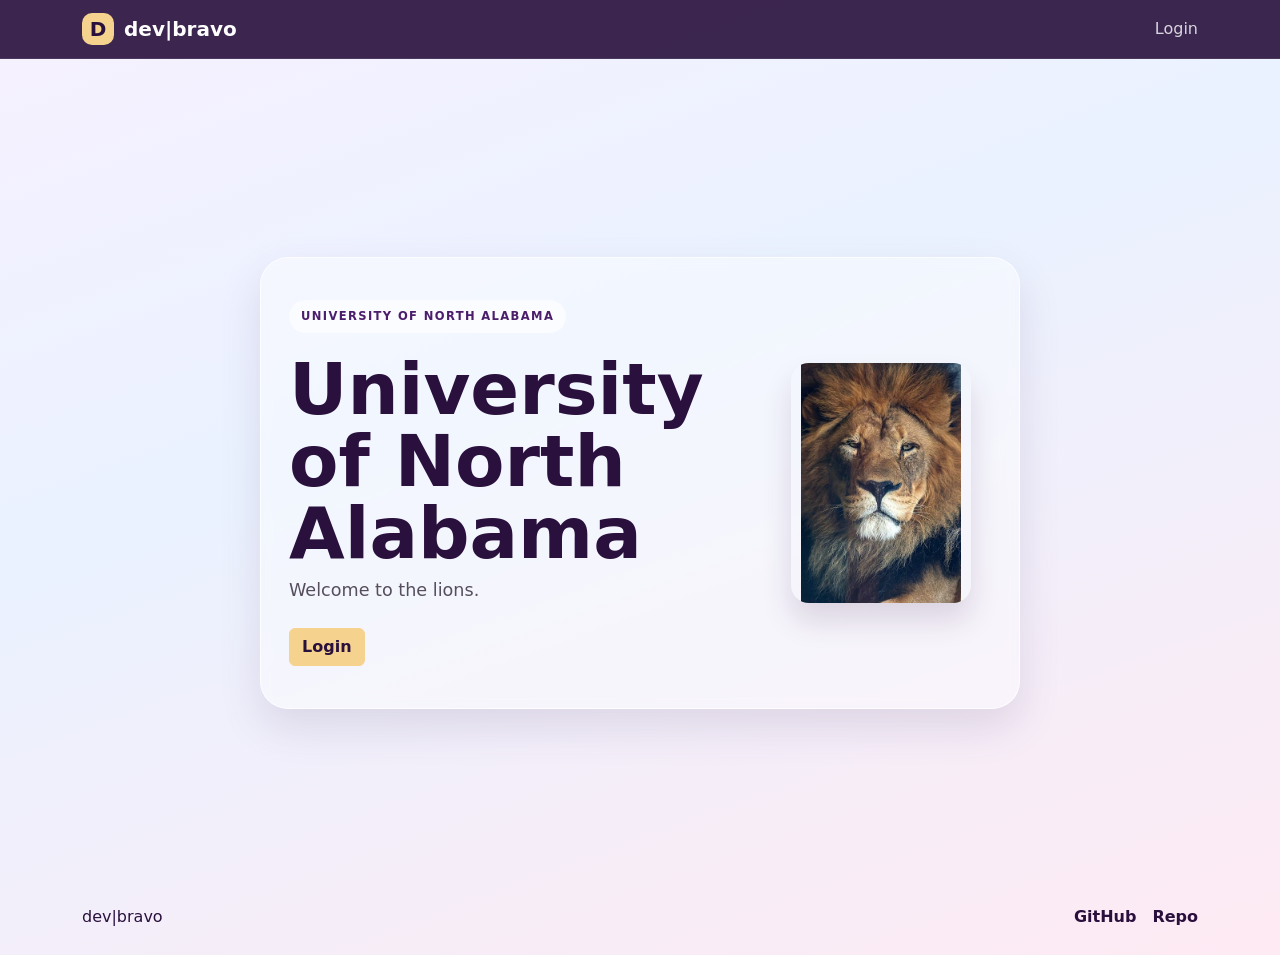
<file: index.html>
<!doctype html>
<html lang="en">
<head>
  <meta charset="utf-8">
  <meta name="viewport" content="width=device-width, initial-scale=1">
  <title>DOM Time</title>
  <link rel="stylesheet" href="https://cdn.jsdelivr.net/npm/bootstrap@5.3.8/dist/css/bootstrap.min.css">
  <link rel="stylesheet" href="https://cdn.jsdelivr.net/npm/bootstrap-icons@1.13.1/font/bootstrap-icons.min.css">
  <link rel="stylesheet" href="assets/css/styles.css">
  <script src="https://code.jquery.com/jquery-3.7.1.min.js" defer></script>
  <script src="https://cdn.jsdelivr.net/npm/bootstrap@5.3.8/dist/js/bootstrap.bundle.min.js" defer></script>
</head>
<body class="chill-home">
  <nav class="navbar navbar-expand-lg navbar-dark site-nav">
    <div class="container">
      <a class="navbar-brand fw-bold" href="index.html"><span class="brand-mark">D</span> dev|bravo</a>
      <div class="d-flex gap-3 align-items-center">
        <a class="nav-link" href="pages/login.html">Login</a>
      </div>
    </div>
  </nav>

  <main class="simple-hero">
    <div class="welcome-card">
      <div class="welcome-copy">
        <span class="hero-badge">University of North Alabama</span>
        <h1>University of North Alabama</h1>
        <p>Welcome to the lions.</p>
        <div class="d-flex gap-3 justify-content-center justify-content-md-start">
          <a class="btn btn-gold" href="pages/login.html">Login</a>
        </div>
      </div>

      <div class="lion-wrap">
        <img src="pages/img/WH-7-2025-Lion_Abuto_CaitlinG_7.24.25-7A-400x600.jpg" alt="University of North Alabama lion" />
      </div>
    </div>
  </main>

  <footer class="site-footer">
    <div class="container d-flex flex-column flex-md-row justify-content-between align-items-center gap-2">
      <div>dev|bravo</div>
      <div class="footer-links">
        <a href="https://github.com/jacobej15/Dev-Bravo" target="_blank" rel="noopener noreferrer">GitHub</a>
        <a href="https://jacobej15.github.io/Dev-Bravo/" target="_blank" rel="noopener noreferrer">Repo</a>
      </div>
    </div>
  </footer>
</body>
</html>
</file>
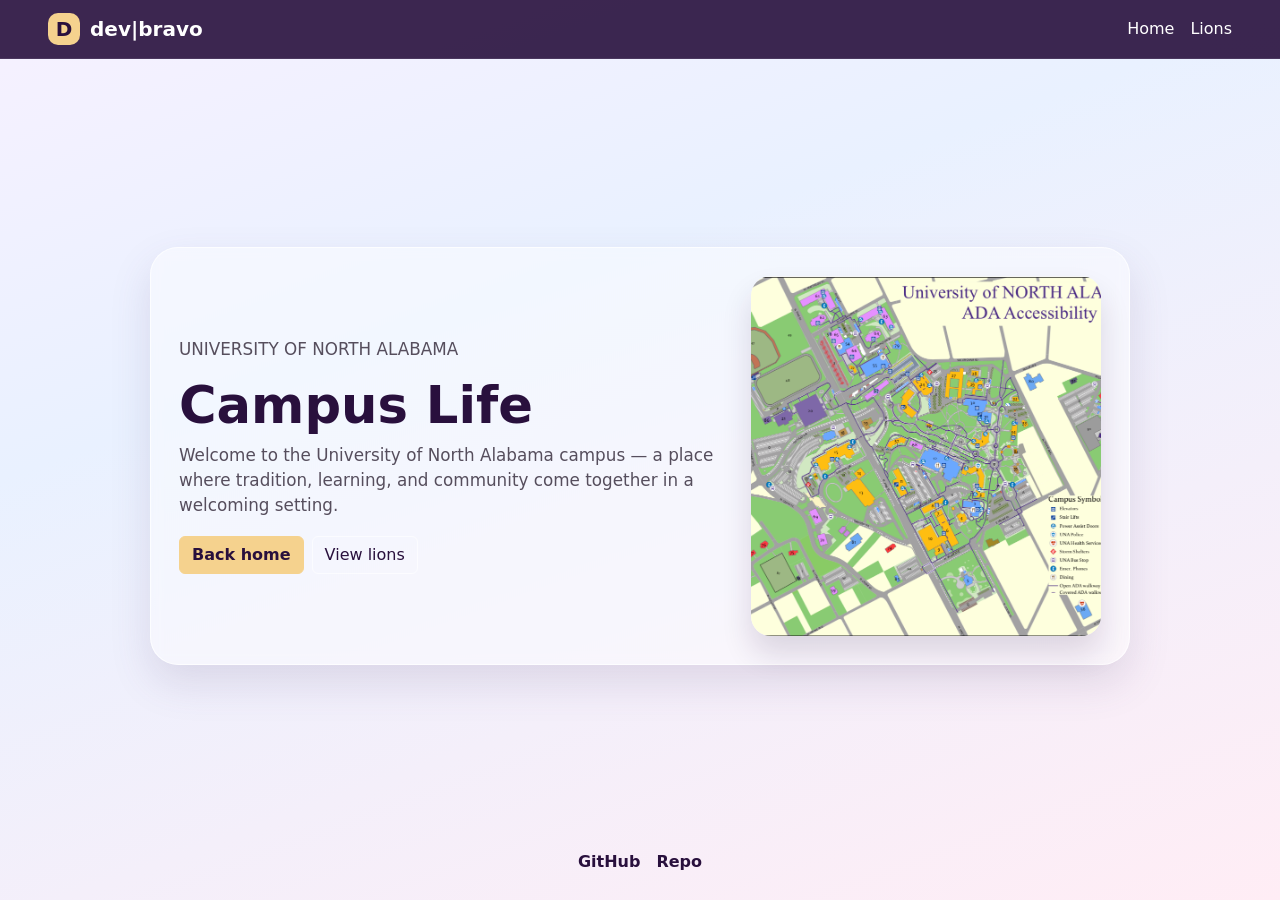
<file: pages/campus.html>
<!doctype html>
<html lang="en">
<head>
  <meta charset="utf-8">
  <meta name="viewport" content="width=device-width, initial-scale=1">
  <title>Campus | dev|bravo</title>
  <link rel="stylesheet" href="https://cdn.jsdelivr.net/npm/bootstrap@5.3.8/dist/css/bootstrap.min.css">
  <link rel="stylesheet" href="https://cdn.jsdelivr.net/npm/bootstrap-icons@1.13.1/font/bootstrap-icons.min.css">
  <link rel="stylesheet" href="../assets/css/styles.css">
  <script src="https://code.jquery.com/jquery-3.7.1.min.js" defer></script>
  <script src="https://cdn.jsdelivr.net/npm/bootstrap@5.3.8/dist/js/bootstrap.bundle.min.js" defer></script>
</head>
<body class="page-body">
  <nav class="navbar navbar-dark site-nav">
    <div class="container-fluid px-4 px-md-5">
      <a class="navbar-brand fw-bold" href="../index.html"><span class="brand-mark">D</span> dev|bravo</a>
      <div class="d-flex align-items-center gap-3">
        <a class="nav-link text-white" href="../index.html">Home</a>
        <a class="nav-link text-white" href="lions.html">Lions</a>
      </div>
    </div>
  </nav>

  <main class="feature-page">
    <section class="feature-card">
      <div class="feature-copy">
        <p class="eyebrow text-purple">UNIVERSITY OF NORTH ALABAMA</p>
        <h1>Campus Life</h1>
        <p>Welcome to the University of North Alabama campus — a place where tradition, learning, and community come together in a welcoming setting.</p>
        <div class="d-flex gap-2 justify-content-center justify-content-md-start">
          <a class="btn btn-gold" href="../index.html">Back home</a>
          <a class="btn btn-outline-light" href="lions.html">View lions</a>
        </div>
      </div>

      <div class="feature-image">
        <img src="img/ada-map.png" alt="University of North Alabama campus map" />
      </div>
    </section>
  </main>

  <footer class="site-footer">
    <div class="container d-flex flex-column align-items-center justify-content-center text-center">
      <div class="footer-links">
        <a href="https://github.com/jacobej15/Dev-Bravo" target="_blank" rel="noreferrer">GitHub</a>
        <a href="https://jacobej15.github.io/Dev-Bravo/" target="_blank" rel="noreferrer">Repo</a>
      </div>
    </div>
  </footer>
</body>
</html>
</file>
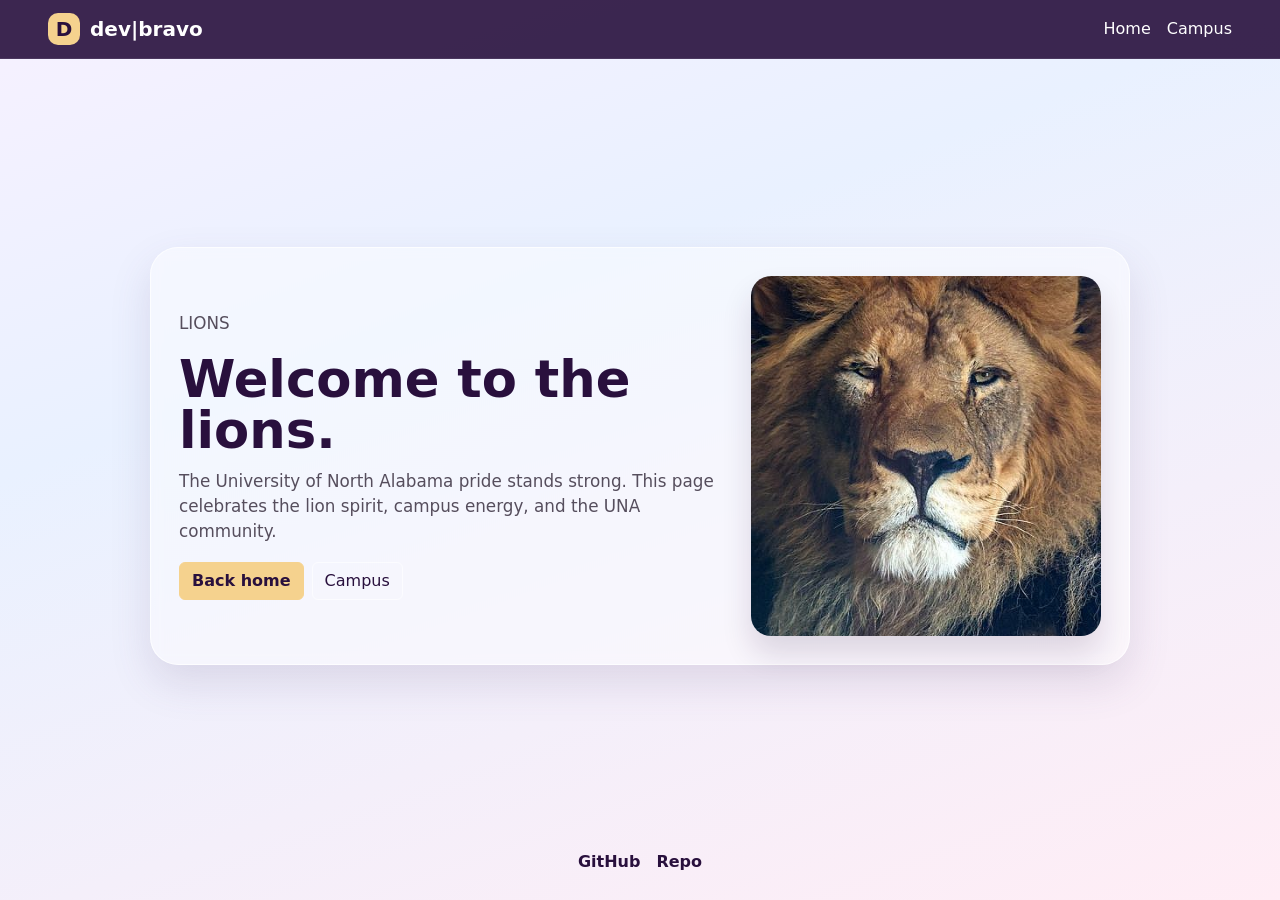
<file: pages/lions.html>
<!doctype html>
<html lang="en">
<head>
  <meta charset="utf-8">
  <meta name="viewport" content="width=device-width, initial-scale=1">
  <title>Lions | dev|bravo</title>
  <link rel="stylesheet" href="https://cdn.jsdelivr.net/npm/bootstrap@5.3.8/dist/css/bootstrap.min.css">
  <link rel="stylesheet" href="https://cdn.jsdelivr.net/npm/bootstrap-icons@1.13.1/font/bootstrap-icons.min.css">
  <link rel="stylesheet" href="../assets/css/styles.css">
  <script src="https://code.jquery.com/jquery-3.7.1.min.js" defer></script>
  <script src="https://cdn.jsdelivr.net/npm/bootstrap@5.3.8/dist/js/bootstrap.bundle.min.js" defer></script>
</head>
<body class="page-body">
  <nav class="navbar navbar-dark site-nav">
    <div class="container-fluid px-4 px-md-5">
      <a class="navbar-brand fw-bold" href="../index.html"><span class="brand-mark">D</span> dev|bravo</a>
      <div class="d-flex align-items-center gap-3">
        <a class="nav-link text-white" href="../index.html">Home</a>
        <a class="nav-link text-white" href="campus.html">Campus</a>
      </div>
    </div>
  </nav>

  <main class="feature-page">
    <section class="feature-card">
      <div class="feature-copy">
        <p class="eyebrow text-purple">LIONS</p>
        <h1>Welcome to the lions.</h1>
        <p>The University of North Alabama pride stands strong. This page celebrates the lion spirit, campus energy, and the UNA community.</p>
        <div class="d-flex gap-2 justify-content-center justify-content-md-start">
          <a class="btn btn-gold" href="../index.html">Back home</a>
          <a class="btn btn-outline-light" href="campus.html">Campus</a>
        </div>
      </div>
      <div class="feature-image">
        <img src="img/WH-7-2025-Lion_Abuto_CaitlinG_7.24.25-7A-400x600.jpg" alt="University of North Alabama lion mascot" />
      </div>
    </section>
  </main>

  <footer class="site-footer">
    <div class="container d-flex flex-column align-items-center justify-content-center text-center">
      <div class="footer-links">
        <a href="https://github.com/jacobej15/Dev-Bravo" target="_blank" rel="noreferrer">GitHub</a>
        <a href="https://jacobej15.github.io/Dev-Bravo/" target="_blank" rel="noreferrer">Repo</a>
      </div>
    </div>
  </footer>
</body>
</html>
</file>
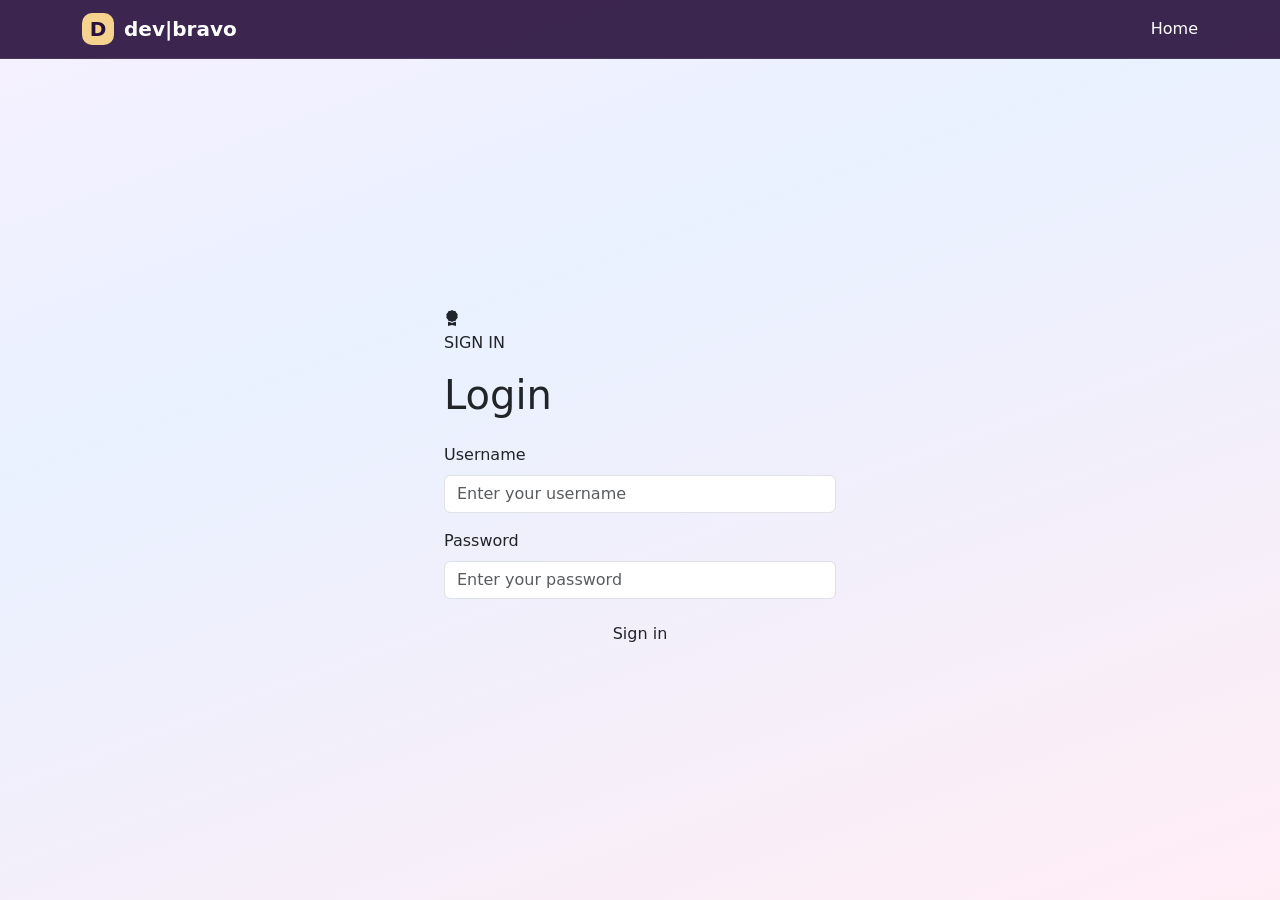
<file: pages/login.html>
<!doctype html>
<html lang="en">
<head>
  <meta charset="utf-8">
  <meta name="viewport" content="width=device-width, initial-scale=1">
  <title>Login | DOM Time</title>
  <link rel="stylesheet" href="https://cdn.jsdelivr.net/npm/bootstrap@5.3.8/dist/css/bootstrap.min.css">
  <link rel="stylesheet" href="https://cdn.jsdelivr.net/npm/bootstrap-icons@1.13.1/font/bootstrap-icons.min.css">
  <link rel="stylesheet" href="../assets/css/styles.css">
  <script src="https://code.jquery.com/jquery-3.7.1.min.js" defer></script>
  <script src="https://cdn.jsdelivr.net/npm/bootstrap@5.3.8/dist/js/bootstrap.bundle.min.js" defer></script>
</head>
<body class="auth-page simple-auth">
  <nav class="navbar navbar-dark site-nav">
    <div class="container">
      <a class="navbar-brand fw-bold" href="../index.html"><span class="brand-mark">D</span> dev|bravo</a>
      <a class="nav-link text-white" href="../index.html">Home</a>
    </div>
  </nav>

  <main class="auth-main container">
    <section class="auth-card">
      <div class="auth-logo"><i class="bi bi-award-fill" aria-hidden="true"></i></div>
      <p class="eyebrow text-purple">SIGN IN</p>
      <h1>Login</h1>
      <form class="mt-4" action="lions.html" method="get">
        <div class="mb-3">
          <label class="form-label" for="hello-box">Username</label>
          <input class="form-control" type="text" id="hello-box" name="username" autocomplete="username" required placeholder="Enter your username">
        </div>
        <div class="mb-3">
          <label class="form-label" for="password">Password</label>
          <input class="form-control" type="password" id="password" name="password" autocomplete="current-password" required placeholder="Enter your password">
        </div>
        <button class="btn btn-purple w-100" type="submit">Sign in</button>
      </form>
    </section>
  </main>
</body>
</html>
</file>
<file: assets/css/styles.css>
:root {
  --bg-1: #f7f1ff;
  --bg-2: #e9f1ff;
  --bg-3: #ffedf5;
  --glass: rgba(255,255,255,0.38);
  --glass-border: rgba(255,255,255,0.72);
  --gold: #f6d9a7;
  --pink: #f7bfd1;
  --lavender: #d8c8ff;
  --shadow: rgba(136, 110, 182, 0.24);
}

* {
  box-sizing: border-box;
}

html, body {
  margin: 0;
  min-height: 100%;
}

body {
  min-height: 100vh;
  display: flex;
  flex-direction: column;
  background: linear-gradient(160deg, var(--bg-1) 0%, var(--bg-2) 35%, var(--bg-3) 100%);
  overflow-x: hidden;
}

.scene {
  position: relative;
  width: min(72vmin, 430px);
  height: min(72vmin, 430px);
  display: grid;
  place-items: center;
  filter: drop-shadow(0 24px 40px var(--shadow));
}

.halo {
  position: absolute;
  width: 120%;
  height: 120%;
  border-radius: 50%;
  background: radial-gradient(circle, rgba(255,255,255,0.8), rgba(255,255,255,0.06) 58%, transparent 70%);
  animation: float 12s ease-in-out infinite alternate;
}

.glass {
  position: relative;
  width: 72%;
  height: 72%;
  display: grid;
  place-items: center;
  border-radius: 42% 58% 54% 46% / 48% 46% 54% 52%;
  background: linear-gradient(135deg, var(--glass), rgba(255,255,255,0.12));
  border: 1px solid var(--glass-border);
  backdrop-filter: blur(4px);
}

.glass::before,
.glass::after {
  content: "";
  position: absolute;
  border-radius: 50%;
  border: 1px solid rgba(255,255,255,0.52);
}

.glass::before {
  inset: 11%;
}

.glass::after {
  inset: 25%;
  border-color: rgba(255,255,255,0.3);
}

.sun {
  position: relative;
  width: 34%;
  height: 34%;
  border-radius: 50%;
  background: linear-gradient(180deg, #fffefb 0%, var(--gold) 32%, var(--pink) 100%);
  box-shadow: inset 0 0 18px rgba(255,255,255,0.9), 0 18px 30px rgba(190, 156, 226, 0.28);
  z-index: 1;
}

.ring {
  position: absolute;
  border-radius: 50%;
  border: 2px solid rgba(255,255,255,0.72);
}

.ring-one {
  width: 62%;
  height: 62%;
  transform: rotate(-18deg);
}

.ring-two {
  width: 82%;
  height: 82%;
  border-color: rgba(255,255,255,0.4);
  transform: rotate(14deg);
}

@keyframes float {
  0% {
    transform: translate(-12px, 18px) scale(0.94);
  }
  100% {
    transform: translate(16px, -20px) scale(1.06);
  }
}

@media (max-width: 520px) {
  .scene {
    width: min(78vw, 320px);
    height: min(78vw, 320px);
  }
}

.chill-home {
  background: linear-gradient(160deg, #f7f1ff 0%, #eaf2ff 40%, #feeaf3 100%);
}

.site-nav {
  width: 100%;
  background: rgba(41, 16, 61, 0.9);
  border-bottom: 1px solid rgba(255,255,255,0.08);
}

.site-nav .container-fluid {
  width: 100%;
  max-width: 100%;
  padding-left: 2rem;
  padding-right: 2rem;
}

.navbar-brand {
  display: inline-flex;
  align-items: center;
  gap: 10px;
}

.brand-mark {
  display: inline-grid;
  width: 32px;
  height: 32px;
  place-items: center;
  border-radius: 10px;
  background: #f5d28e;
  color: #29103d;
  font-weight: 800;
}

.site-nav .nav-link {
  color: rgba(255,255,255,0.8);
}

.site-nav .nav-link:hover,
.site-nav .nav-link:focus {
  color: #f5d28e;
}

.page-body {
  display: flex;
  flex-direction: column;
  min-height: 100vh;
  overflow-x: hidden;
}

.feature-page {
  flex: 1;
  display: grid;
  place-items: center;
  padding: 40px 20px 20px;
}

.feature-card {
  width: min(100%, 980px);
  padding: 28px;
  border-radius: 28px;
  background: rgba(255,255,255,0.42);
  border: 1px solid rgba(255,255,255,0.7);
  box-shadow: 0 18px 40px rgba(91, 74, 124, 0.15);
  display: flex;
  align-items: center;
  justify-content: center;
  gap: 32px;
  backdrop-filter: blur(6px);
}

.feature-copy {
  flex: 1;
  text-align: left;
}

.feature-copy h1 {
  margin: 16px 0 12px;
  font-size: clamp(2.1rem, 4vw, 4rem);
  line-height: 1;
  color: #29103d;
  font-weight: 800;
}

.feature-copy p {
  margin: 0 0 18px;
  color: #564e5d;
  font-size: 1.05rem;
}

.feature-image {
  flex: 0 0 38%;
  display: flex;
  justify-content: center;
}

.feature-image img {
  width: min(100%, 420px);
  height: 360px;
  object-fit: cover;
  border-radius: 20px;
  box-shadow: 0 18px 30px rgba(41,16,61,0.14);
}

.simple-hero {
  min-height: calc(100vh - 72px);
  display: grid;
  place-items: center;
  padding: 40px 20px 20px;
}

.welcome-card {
  width: min(100%, 760px);
  padding: 42px 28px;
  border-radius: 28px;
  background: rgba(255,255,255,0.38);
  border: 1px solid rgba(255,255,255,0.7);
  box-shadow: 0 18px 40px rgba(91, 74, 124, 0.15);
  display: flex;
  align-items: center;
  justify-content: center;
  gap: 28px;
  backdrop-filter: blur(6px);
}

.site-footer {
  padding: 18px 0 26px;
  color: #29103d;
}

.site-footer .container {
  gap: 8px;
}

.footer-links {
  display: flex;
  gap: 16px;
  flex-wrap: wrap;
}

.footer-links a {
  color: #29103d;
  text-decoration: none;
  font-weight: 600;
}

.footer-links a:hover,
.footer-links a:focus {
  color: #4b1d6b;
  text-decoration: underline;
}

.welcome-copy {
  flex: 1;
  text-align: left;
}

.hero-badge {
  display: inline-block;
  padding: 8px 12px;
  border-radius: 999px;
  background: rgba(255,255,255,0.55);
  color: #4b1d6b;
  font-size: .72rem;
  font-weight: 700;
  letter-spacing: .12em;
  text-transform: uppercase;
}

.welcome-copy h1 {
  margin: 20px 0 8px;
  font-size: clamp(2.5rem, 6vw, 4.5rem);
  line-height: 1;
  font-weight: 800;
  color: #29103d;
}

.welcome-copy p {
  margin: 0 0 24px;
  color: #564e5d;
  font-size: 1.1rem;
}

.lion-wrap {
  flex: 0 0 220px;
  display: flex;
  justify-content: center;
}

.lion-wrap img {
  width: 180px;
  height: 240px;
  object-fit: contain;
  border-radius: 18px;
  box-shadow: 0 18px 30px rgba(41,16,61,0.14);
}

.btn-gold {
  background: #f5d28e;
  border-color: #f5d28e;
  color: #29103d;
  font-weight: 700;
}

.btn-gold:hover,
.btn-gold:focus {
  background: #f9dc9d;
  border-color: #f9dc9d;
  color: #29103d;
}

.btn-outline-light {
  border-color: rgba(255,255,255,0.6);
  color: #29103d;
}

.btn-outline-light:hover,
.btn-outline-light:focus {
  background: rgba(255,255,255,0.3);
  border-color: rgba(255,255,255,0.8);
  color: #29103d;
}

.auth-main {
  flex: 1;
  display: flex;
  align-items: center;
  justify-content: center;
  padding-top: 2rem;
  padding-bottom: 2rem;
}

.simple-auth .auth-card {
  width: min(100%, 440px);
  padding: 32px 24px;
  margin: auto;
}

.simple-auth .auth-card h1 {
  margin-bottom: 20px;
}

.success-card {
  text-align: center;
}

@media (max-width: 768px) {
  .welcome-card,
  .feature-card {
    flex-direction: column;
    text-align: center;
    padding: 32px 22px;
  }

  .welcome-copy,
  .feature-copy {
    text-align: center;
  }

  .feature-image {
    flex-basis: auto;
    width: 100%;
  }

  .lion-wrap {
    flex-basis: auto;
  }
}

@media (max-width: 576px) {
  .welcome-card {
    padding: 28px 18px;
  }
}
</file>
